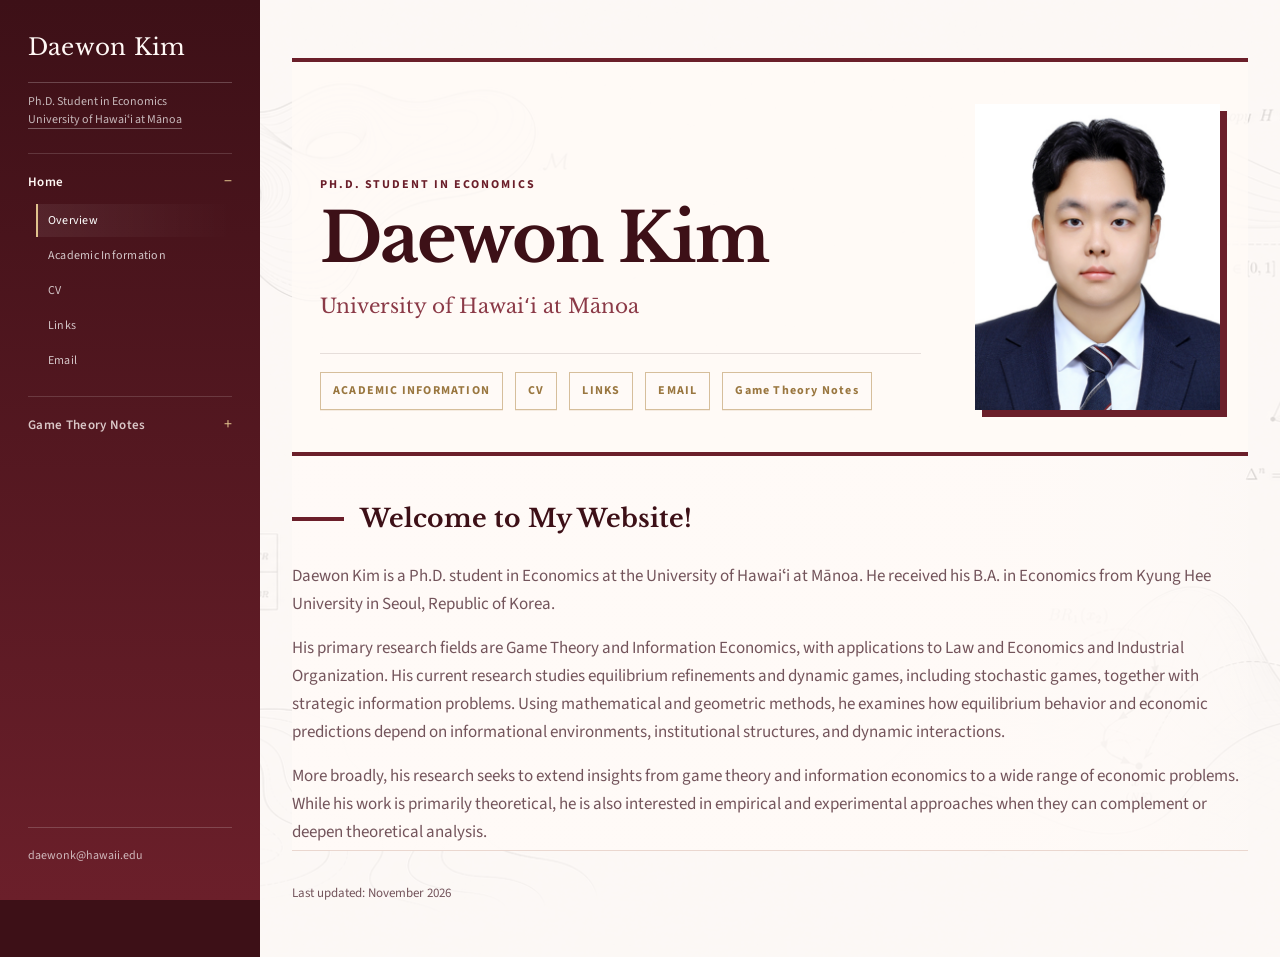
<file: index.html>
<!DOCTYPE html>
<html lang="en">
<head>
  <meta charset="UTF-8" />
  <meta name="viewport" content="width=device-width, initial-scale=1.0" />
  <meta name="description" content="Daewon Kim — Ph.D. Student in Economics at the University of Hawaiʻi at Mānoa." />
  <title>Daewon Kim</title>
  <link rel="preconnect" href="https://fonts.googleapis.com">
  <link rel="preconnect" href="https://fonts.gstatic.com" crossorigin>
  <link href="https://fonts.googleapis.com/css2?family=Libre+Baskerville:wght@400;700&family=Source+Sans+3:wght@300;400;500;600;700&display=swap" rel="stylesheet">
  <link rel="icon" type="image/png" href="assets/favicon.png" />
  <link rel="stylesheet" href="style.css" />
  <link rel="stylesheet" href="notes-navigation.css" />
  <script src="notes-navigation.js" defer></script>
</head>
<body class="home-page">
  <div class="site-shell">
    <aside class="side-rail" aria-label="Site navigation">
      <a class="rail-brand" href="index.html" aria-label="Daewon Kim — Home" title="Home">Daewon Kim</a>
      <div class="rail-subtitle">Ph.D. Student in Economics<br><a href="https://www.economics.hawaii.edu/" target="_blank" rel="noopener">University of Hawaiʻi at Mānoa</a></div>
      <div class="rail-groups"><details class="rail-group is-current" data-nav-key="home" open><summary>Home</summary><nav class="rail-nav" aria-label="Website navigation"><a href="index.html" class="active" aria-current="page">Overview</a><a href="academic.html">Academic Information</a><a href="cv.html">CV</a><a href="links.html">Links</a><a href="mailto:daewonk@hawaii.edu">Email</a></nav></details><details class="rail-group" data-nav-key="notes"><summary>Game Theory Notes</summary><nav class="rail-nav" aria-label="Lecture notes navigation"><a href="game-theory.html#contents">Overview</a><a href="game-theory.html#book">Complete Lecture Notes</a><a href="game-theory.html#figures">Game Theory Diagrams</a><a href="game-theory.html#coverage">Contents by Topic</a><a href="game-theory.html#glossary">Game Theory Glossary</a></nav><div class="chapter-nav"><details class="rail-part" data-nav-key="part-1"><summary>I. Strategic-Form Games</summary><div class="chapter-nav"><a href="game-theory.html#chapter-01"><span class="chapter-no">01</span><span>Strategic-Form Games and Nash Equilibrium</span></a><a href="game-theory.html#chapter-02"><span class="chapter-no">02</span><span>Mixed Strategies and Equilibrium Existence</span></a><a href="game-theory.html#chapter-03"><span class="chapter-no">03</span><span>Dominance and Rationalizability</span></a></div></details><details class="rail-part" data-nav-key="part-2"><summary>II. Dynamic Games and Incomplete Information</summary><div class="chapter-nav"><a href="game-theory.html#chapter-04"><span class="chapter-no">04</span><span>Extensive-Form Games and Subgame Perfection</span></a><a href="game-theory.html#chapter-05"><span class="chapter-no">05</span><span>Mixed and Behavioral Strategies</span></a><a href="game-theory.html#chapter-06"><span class="chapter-no">06</span><span>Bayesian Games and Bayesian Nash Equilibrium</span></a><a href="game-theory.html#chapter-07"><span class="chapter-no">07</span><span>Perfect Bayesian and Sequential Equilibrium</span></a><a href="game-theory.html#chapter-08"><span class="chapter-no">08</span><span>Signaling Games and Equilibrium Refinements</span></a><a href="game-theory.html#chapter-09"><span class="chapter-no">09</span><span>Repeated Games and the Folk Theorem</span></a></div></details><details class="rail-part" data-nav-key="part-3"><summary>III. Equilibrium Refinements and Stability</summary><div class="chapter-nav"><a href="game-theory.html#chapter-10"><span class="chapter-no">10</span><span>Trembling-Hand Perfection and Proper Equilibrium</span></a><a href="game-theory.html#chapter-11"><span class="chapter-no">11</span><span>Extensive-Form Perfection and the Agent Normal Form</span></a><a href="game-theory.html#chapter-12"><span class="chapter-no">12</span><span>Forward Induction and Equilibrium Dominance</span></a><a href="game-theory.html#chapter-13"><span class="chapter-no">13</span><span>Strategic Stability and the Equilibrium Correspondence</span></a></div></details></div></details></div>
      <div class="rail-footer">
        <a href="mailto:daewonk@hawaii.edu">daewonk@hawaii.edu</a>
      </div>
    </aside>

    <main class="page">
      <header class="home-hero">
        <div class="home-copy">
          <p class="eyebrow anim-1">Ph.D. Student in Economics</p>
          <h1 class="anim-2">Daewon Kim</h1>
          <p class="affiliation anim-3">University of Hawaiʻi at Mānoa</p>
          <div class="quick-links anim-4" aria-label="Quick links">
            <a href="academic.html">Academic Information</a>
            <a href="cv.html">CV</a>
            <a href="links.html">Links</a>
            <a href="mailto:daewonk@hawaii.edu">Email</a>
            <a href="game-theory.html" style="text-transform: none;">Game Theory Notes</a>
          </div>
        </div>
        <figure class="portrait" aria-label="Portrait of Daewon Kim">
          <img src="assets/profile-daewon.jpg" alt="Daewon Kim" />
        </figure>
      </header>

<section class="section welcome-section">
  <h2>Welcome to My Website!</h2>
  <div class="prose">
    <p>
      Daewon Kim is a Ph.D. student in Economics at the University of Hawaiʻi at Mānoa. He received his B.A. in Economics from Kyung Hee University in Seoul, Republic of Korea.
    </p>
    <p>
      His primary research fields are Game Theory and Information Economics, with applications to Law and Economics and Industrial Organization. His current research studies equilibrium refinements and dynamic games, including stochastic games, together with strategic information problems. Using mathematical and geometric methods, he examines how equilibrium behavior and economic predictions depend on informational environments, institutional structures, and dynamic interactions.
    </p>
    <p>
      More broadly, his research seeks to extend insights from game theory and information economics to a wide range of economic problems. While his work is primarily theoretical, he is also interested in empirical and experimental approaches when they can complement or deepen theoretical analysis.
    </p>
  </div>
</section>

      <footer class="site-footer">
        <p>Last updated: November 2026</p>
      </footer>
    </main>
  </div>
</body>
</html>
</file>
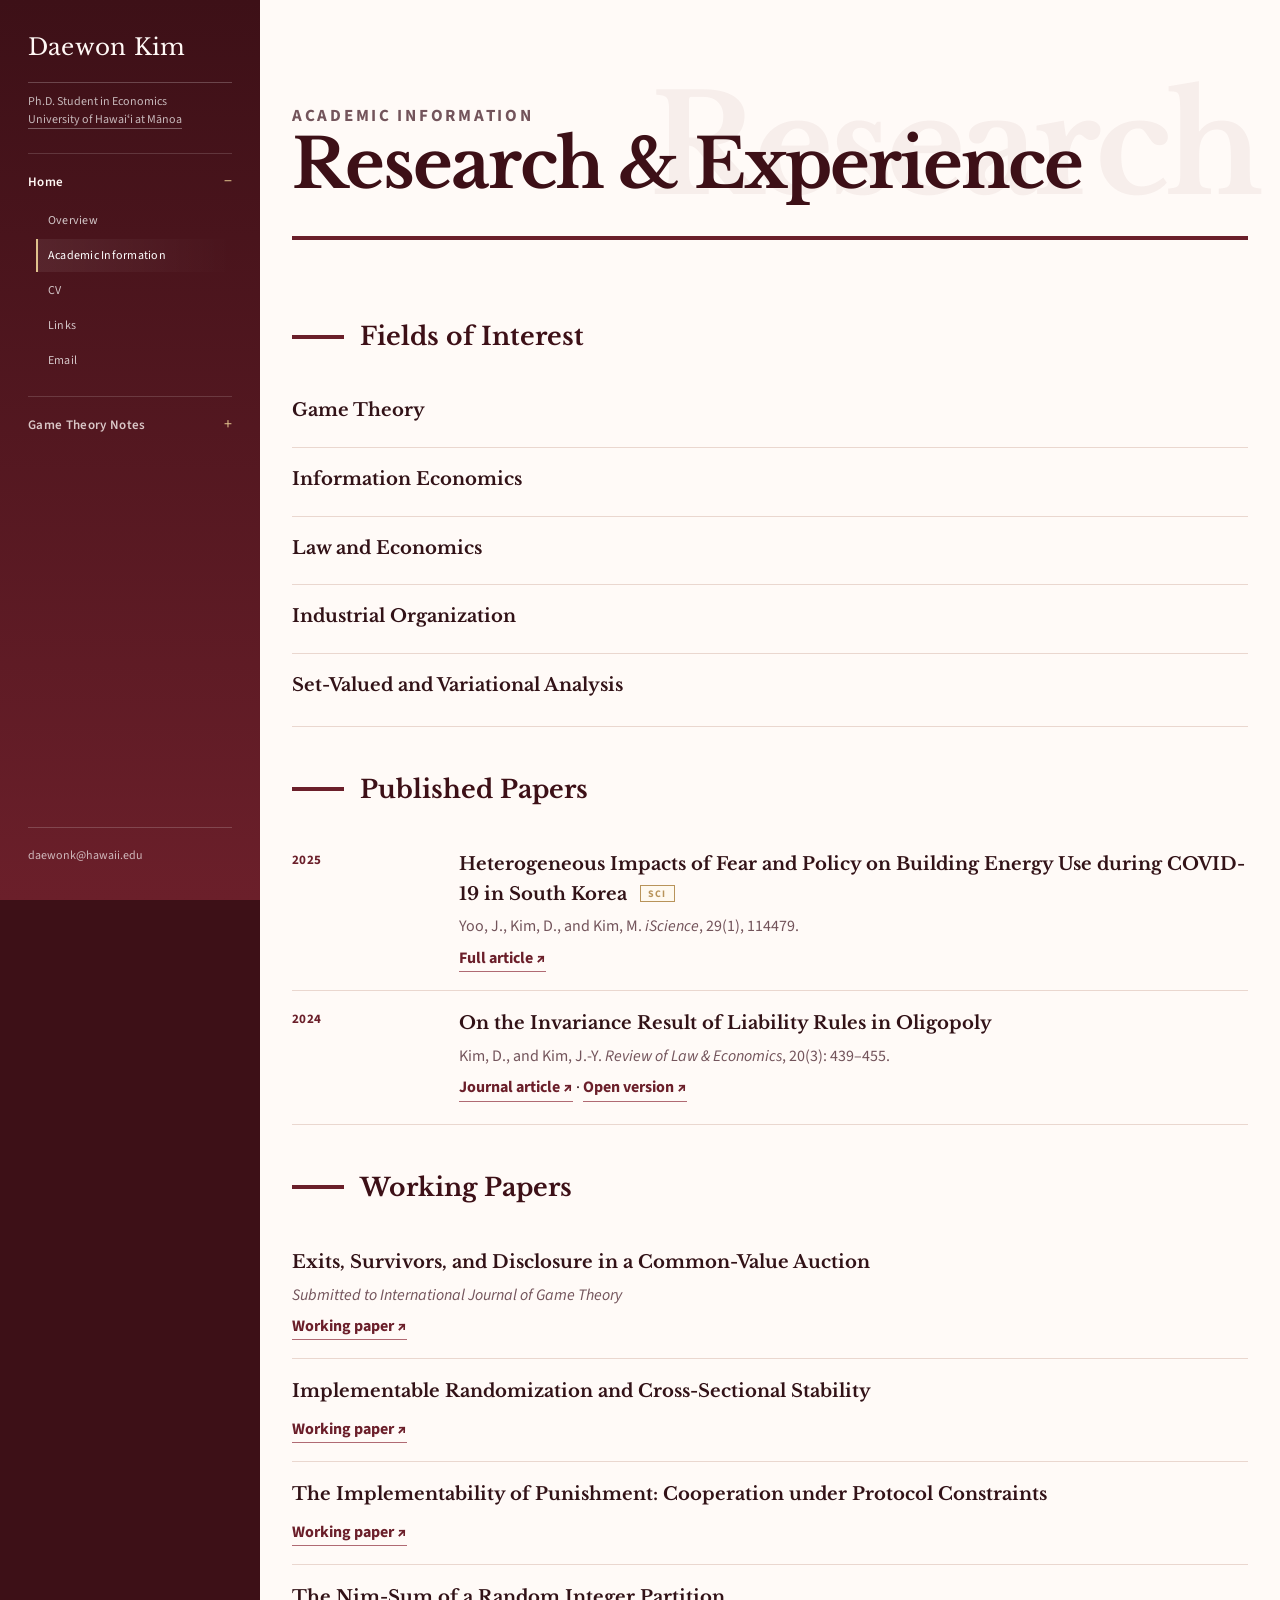
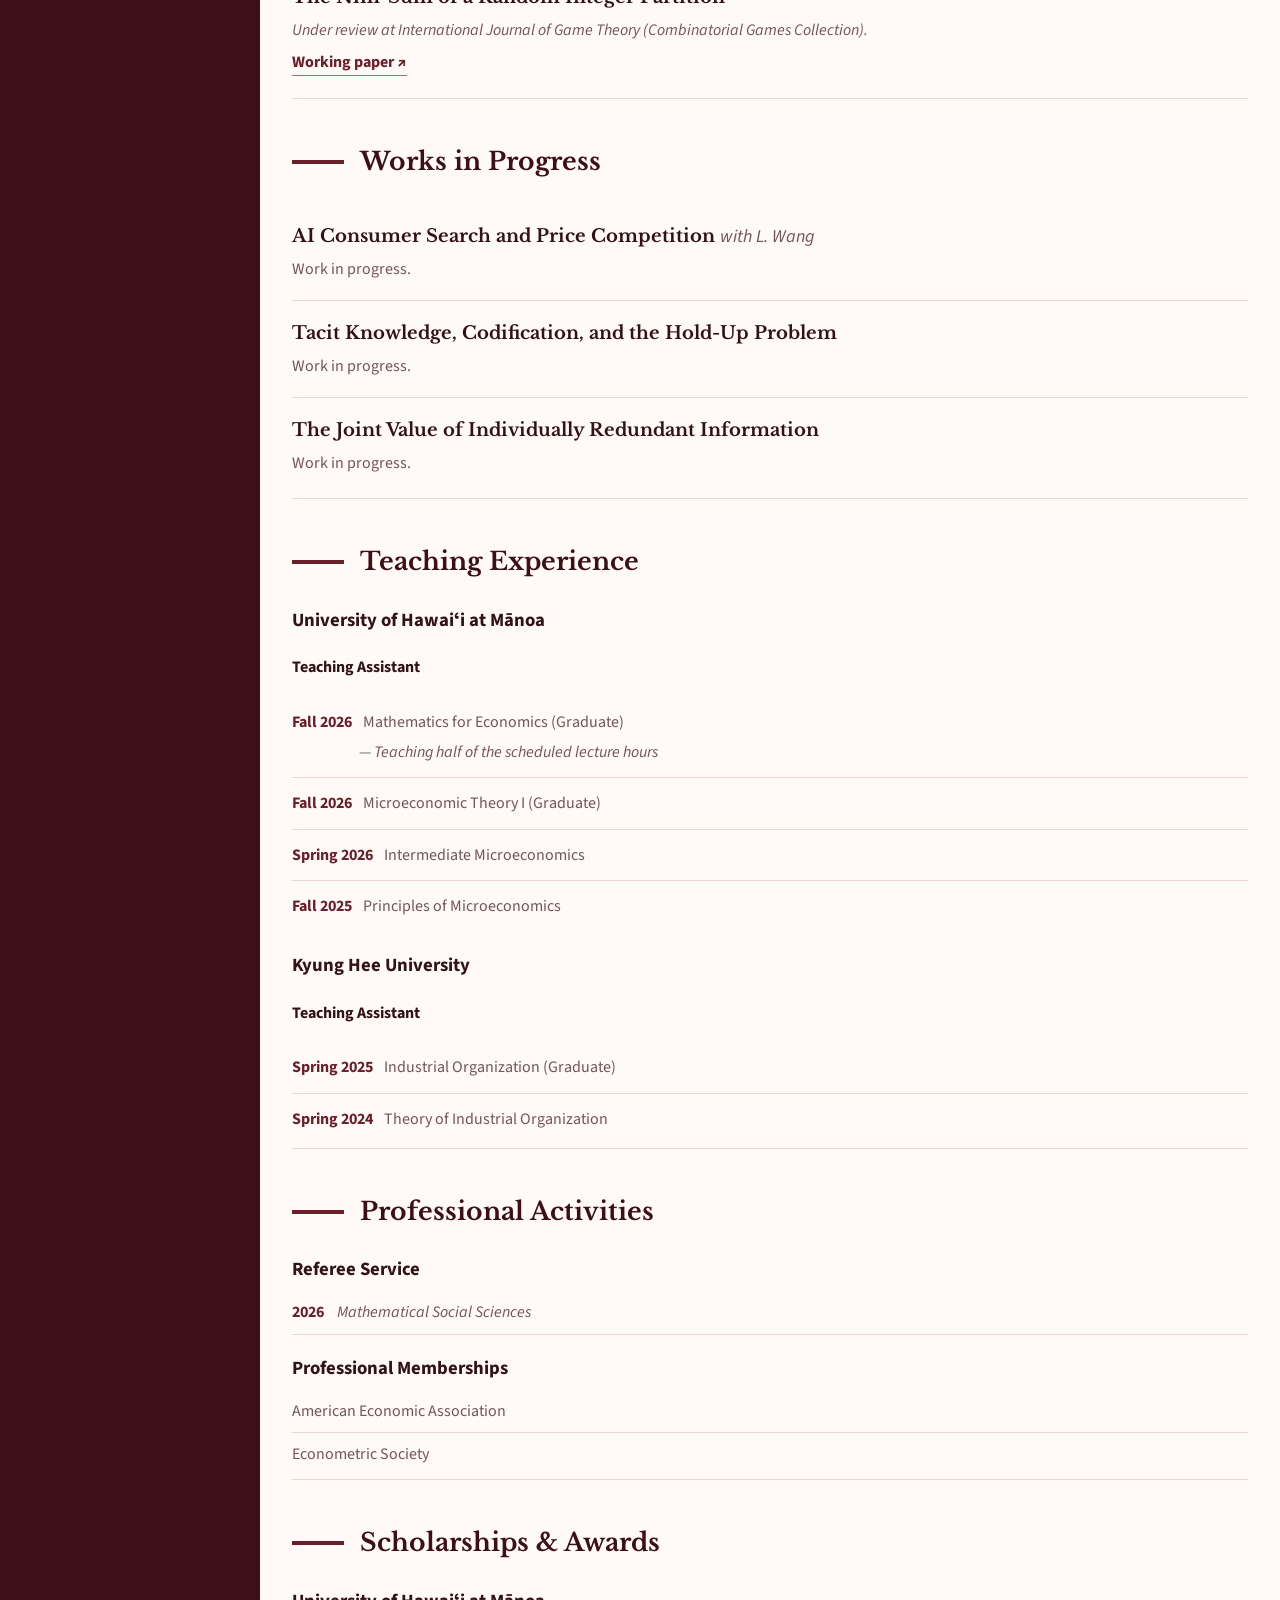
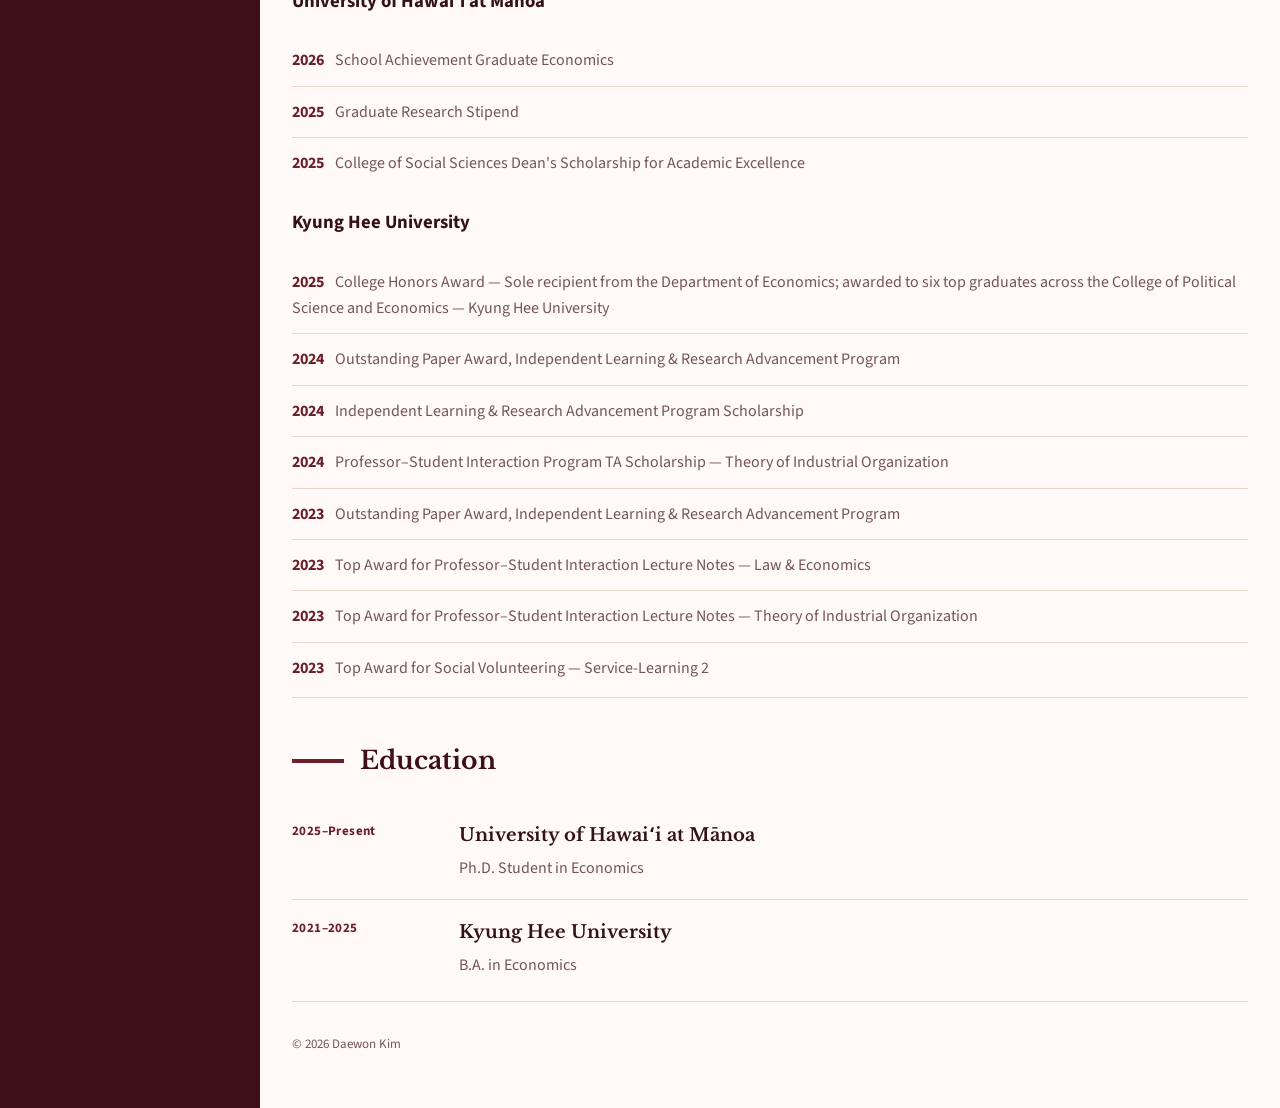
<file: academic.html>
<!DOCTYPE html>
<html lang="en">
<head>
  <meta charset="UTF-8" />
  <meta name="viewport" content="width=device-width, initial-scale=1.0" />
  <title>Daewon Kim — Academic Information</title>
  <link rel="preconnect" href="https://fonts.googleapis.com">
  <link rel="preconnect" href="https://fonts.gstatic.com" crossorigin>
  <link href="https://fonts.googleapis.com/css2?family=Libre+Baskerville:wght@400;700&family=Source+Sans+3:wght@300;400;500;600;700&display=swap" rel="stylesheet">
  <link rel="icon" type="image/png" href="assets/favicon.png" />
  <link rel="stylesheet" href="style.css" />
  <link rel="stylesheet" href="notes-navigation.css" />
  <script src="notes-navigation.js" defer></script>
</head>
<body>
  <div class="site-shell">
    <aside class="side-rail" aria-label="Site navigation">
      <a class="rail-brand" href="index.html" aria-label="Daewon Kim — Home" title="Home">Daewon Kim</a>
      <div class="rail-subtitle">Ph.D. Student in Economics<br><a href="https://www.economics.hawaii.edu/" target="_blank" rel="noopener">University of Hawaiʻi at Mānoa</a></div>
      <div class="rail-groups"><details class="rail-group is-current" data-nav-key="home" open><summary>Home</summary><nav class="rail-nav" aria-label="Website navigation"><a href="index.html">Overview</a><a href="academic.html" class="active" aria-current="page">Academic Information</a><a href="cv.html">CV</a><a href="links.html">Links</a><a href="mailto:daewonk@hawaii.edu">Email</a></nav></details><details class="rail-group" data-nav-key="notes"><summary>Game Theory Notes</summary><nav class="rail-nav" aria-label="Lecture notes navigation"><a href="game-theory.html#contents">Overview</a><a href="game-theory.html#book">Complete Lecture Notes</a><a href="game-theory.html#figures">Game Theory Diagrams</a><a href="game-theory.html#coverage">Contents by Topic</a><a href="game-theory.html#glossary">Game Theory Glossary</a></nav><div class="chapter-nav"><details class="rail-part" data-nav-key="part-1"><summary>I. Strategic-Form Games</summary><div class="chapter-nav"><a href="game-theory.html#chapter-01"><span class="chapter-no">01</span><span>Strategic-Form Games and Nash Equilibrium</span></a><a href="game-theory.html#chapter-02"><span class="chapter-no">02</span><span>Mixed Strategies and Equilibrium Existence</span></a><a href="game-theory.html#chapter-03"><span class="chapter-no">03</span><span>Dominance and Rationalizability</span></a></div></details><details class="rail-part" data-nav-key="part-2"><summary>II. Dynamic Games and Incomplete Information</summary><div class="chapter-nav"><a href="game-theory.html#chapter-04"><span class="chapter-no">04</span><span>Extensive-Form Games and Subgame Perfection</span></a><a href="game-theory.html#chapter-05"><span class="chapter-no">05</span><span>Mixed and Behavioral Strategies</span></a><a href="game-theory.html#chapter-06"><span class="chapter-no">06</span><span>Bayesian Games and Bayesian Nash Equilibrium</span></a><a href="game-theory.html#chapter-07"><span class="chapter-no">07</span><span>Perfect Bayesian and Sequential Equilibrium</span></a><a href="game-theory.html#chapter-08"><span class="chapter-no">08</span><span>Signaling Games and Equilibrium Refinements</span></a><a href="game-theory.html#chapter-09"><span class="chapter-no">09</span><span>Repeated Games and the Folk Theorem</span></a></div></details><details class="rail-part" data-nav-key="part-3"><summary>III. Equilibrium Refinements and Stability</summary><div class="chapter-nav"><a href="game-theory.html#chapter-10"><span class="chapter-no">10</span><span>Trembling-Hand Perfection and Proper Equilibrium</span></a><a href="game-theory.html#chapter-11"><span class="chapter-no">11</span><span>Extensive-Form Perfection and the Agent Normal Form</span></a><a href="game-theory.html#chapter-12"><span class="chapter-no">12</span><span>Forward Induction and Equilibrium Dominance</span></a><a href="game-theory.html#chapter-13"><span class="chapter-no">13</span><span>Strategic Stability and the Equilibrium Correspondence</span></a></div></details></div></details></div>
      <div class="rail-footer">
        <a href="mailto:daewonk@hawaii.edu">daewonk@hawaii.edu</a>
      </div>
    </aside>

    <main class="page">
      <header class="page-header" data-watermark="Research">
        <p class="eyebrow anim-1">Academic Information</p>
        <h1 class="anim-2">Research &amp; Experience</h1>
      </header>

<section class="section">
  <h2>Fields of Interest</h2>
  <div class="field-list">
    <article class="field-row">
      <div class="field-tag"></div>
      <div>
        <h3>Game Theory</h3>
      </div>
    </article>

    <article class="field-row">
      <div class="field-tag"></div>
      <div>
        <h3>Information Economics</h3>
      </div>
    </article>

    <article class="field-row">
      <div class="field-tag"></div>
      <div>
        <h3>Law and Economics</h3>
      </div>
    </article>

    <article class="field-row">
      <div class="field-tag"></div>
      <div>
        <h3>Industrial Organization</h3>
      </div>
    </article>

	<article class="field-row">
      <div class="field-tag"></div>
      <div>
        <h3>Set-Valued and Variational Analysis</h3>
      </div>
    </article>

  </div>
</section>

      <section class="section">
        <h2>Published Papers</h2>
        <div class="entry-list">
          <article class="entry publication-entry">
            <div class="entry-year">2025</div>
            <div class="entry-body">
              <h3>Heterogeneous Impacts of Fear and Policy on Building Energy Use during COVID-19 in South Korea <span class="sci-badge">SCI</span></h3>
              <p>Yoo, J., Kim, D., and Kim, M. <em>iScience</em>, 29(1), 114479.</p>
              <a href="https://doi.org/10.1016/j.isci.2025.114479" target="_blank" rel="noopener">Full article ↗</a>
            </div>
          </article>
          <article class="entry publication-entry">
            <div class="entry-year">2024</div>
            <div class="entry-body">
              <h3>On the Invariance Result of Liability Rules in Oligopoly</h3>
              <p>Kim, D., and Kim, J.-Y. <em>Review of Law &amp; Economics</em>, 20(3): 439–455.</p>
              <a href="https://doi.org/10.1515/rle-2024-0093" target="_blank" rel="noopener">Journal article ↗</a>
		<span class="link-separator"> · </span>
		<a href="https://drive.google.com/file/d/1CyOQ9JQjQrKl2liA0-oCw1nt9uZjAyM0/view?usp=sharing" target="_blank" rel="noopener">Open version ↗</a>
            </div>
          </article>
        </div>
      </section>

     <section class="section featured-section">
  <h2>Working Papers</h2>
  <div class="paper-list">

        <article class="paper">
      <h3>Exits, Survivors, and Disclosure in a Common-Value Auction</h3>
	<p><em>Submitted to International Journal of Game Theory</em></p>
      <a href="https://papers.ssrn.com/sol3/papers.cfm?abstract_id=6776078" target="_blank" rel="noopener">Working paper ↗</a>
    </article>

	<article class="paper">
      <h3>Implementable Randomization and Cross-Sectional Stability</h3>
      <a href="https://dx.doi.org/10.2139/ssrn.6658918" target="_blank" rel="noopener">Working paper ↗</a>
    </article>

    <article class="paper">
      <h3>The Implementability of Punishment: Cooperation under Protocol Constraints</h3>
      <a href="https://papers.ssrn.com/sol3/papers.cfm?abstract_id=6778958" target="_blank" rel="noopener">Working paper ↗</a>
    </article>

	<article class="paper">
      <h3>The Nim-Sum of a Random Integer Partition</h3>
	<p><em>Under review at International Journal of Game Theory (Combinatorial Games Collection).</em></p>
      <a href="https://papers.ssrn.com/sol3/papers.cfm?abstract_id=7272340" target="_blank" rel="noopener">Working paper ↗</a>
    </article>

  </div>
</section>

<section class="section featured-section wip-section">
  <h2>Works in Progress</h2>

  <div class="paper-list">
    <article class="paper">
      <h3>AI Consumer Search and Price Competition <span>with L. Wang</span></h3>
      <p>Work in progress.</p>
    </article>

<article class="paper">
      <h3>Tacit Knowledge, Codification, and the Hold-Up Problem</h3>
      <p>Work in progress.</p>
    </article>

    <article class="paper">
      <h3>The Joint Value of Individually Redundant Information</h3>
      <p>Work in progress.</p>
    </article>
  </div>
</section>

<section class="section teaching-section">
  <h2>Teaching Experience</h2>

  <div class="teaching-group">
    <h3 class="teaching-role">University of Hawaiʻi at Mānoa</h3>
    <p><strong>Teaching Assistant</strong></p>

    <div class="compact-list">
      <p>
  <strong>Fall 2026</strong> Mathematics for Economics (Graduate)
  <br>
  <em style="display:block; margin-top:4px; margin-left:67px;">
    — Teaching half of the scheduled lecture hours
  </em>
</p>
      <p><strong>Fall 2026</strong> Microeconomic Theory I (Graduate)</p>
      <p><strong>Spring 2026</strong> Intermediate Microeconomics</p>
      <p><strong>Fall 2025</strong> Principles of Microeconomics</p>
    </div>
  </div>

  <div class="teaching-group">
    <h3 class="teaching-role">Kyung Hee University</h3>
    <p><strong>Teaching Assistant</strong></p>

    <div class="compact-list">
      <p><strong>Spring 2025</strong> Industrial Organization (Graduate)</p>
      <p><strong>Spring 2024</strong> Theory of Industrial Organization</p>
    </div>
  </div>
</section>   


<section class="section professional-section">
  <h2>Professional Activities</h2>

  <div class="professional-group">
    <h3>Referee Service</h3>
    <div class="professional-list">
      <p>
        <strong>2026</strong>
        <em>Mathematical Social Sciences</em>
      </p>
    </div>
  </div>

  <div class="professional-group">
    <h3>Professional Memberships</h3>
    <div class="professional-list">
      <p>American Economic Association</p>
      <p>Econometric Society</p>
    </div>
  </div>
</section>

      <section class="section">
        <h2>Scholarships &amp; Awards</h2>

        <div class="teaching-group">
          <h3 class="teaching-role">University of Hawaiʻi at Mānoa</h3>
          <div class="compact-list">
            <p><strong>2026</strong> School Achievement Graduate Economics</p>
            <p><strong>2025</strong> Graduate Research Stipend</p>
            <p><strong>2025</strong> College of Social Sciences Dean's Scholarship for Academic Excellence</p>
          </div>
        </div>

        <div class="teaching-group">
          <h3 class="teaching-role">Kyung Hee University</h3>
          <div class="compact-list">
            <p><strong>2025</strong> College Honors Award — Sole recipient from the Department of Economics; awarded to six top graduates across the College of Political Science and Economics — Kyung Hee University</p>
            <p><strong>2024</strong> Outstanding Paper Award, Independent Learning &amp; Research Advancement Program</p>
            <p><strong>2024</strong> Independent Learning &amp; Research Advancement Program Scholarship</p>
            <p><strong>2024</strong> Professor–Student Interaction Program TA Scholarship — Theory of Industrial Organization</p>
            <p><strong>2023</strong> Outstanding Paper Award, Independent Learning &amp; Research Advancement Program</p>
            <p><strong>2023</strong> Top Award for Professor–Student Interaction Lecture Notes — Law &amp; Economics</p>
            <p><strong>2023</strong> Top Award for Professor–Student Interaction Lecture Notes — Theory of Industrial Organization</p>
            <p><strong>2023</strong> Top Award for Social Volunteering — Service-Learning 2</p>
          </div>
        </div>
      </section>

      <section class="section">
        <h2>Education</h2>
        <div class="entry-list">
          <article class="entry">
            <div class="entry-year">2025–Present</div>
            <div><h3>University of Hawaiʻi at Mānoa</h3><p>Ph.D. Student in Economics</p></div>
          </article>
          <article class="entry">
            <div class="entry-year">2021–2025</div>
            <div><h3>Kyung Hee University</h3><p>B.A. in Economics</p></div>
          </article>
        </div>
      </section>

      <footer class="site-footer">
        <p>© 2026 Daewon Kim</p>
      </footer>
    </main>
  </div>
</body>
</html>
</file>
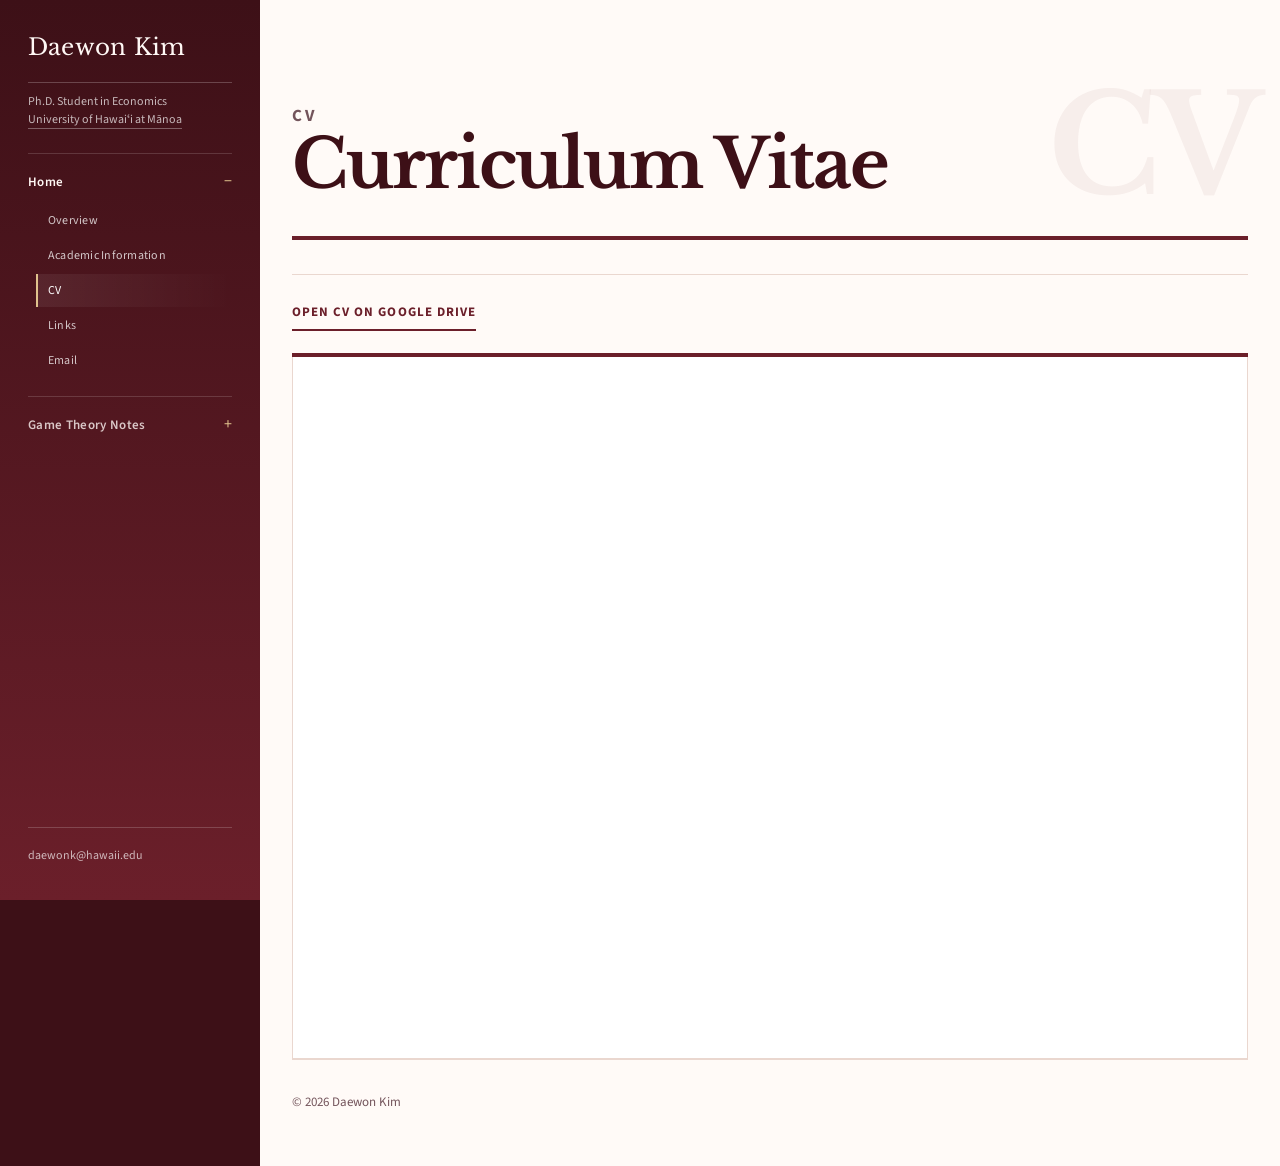
<file: cv.html>
<!DOCTYPE html>
<html lang="en">
<head>
  <meta charset="UTF-8" />
  <meta name="viewport" content="width=device-width, initial-scale=1.0" />
  <meta name="description" content="Daewon Kim — Curriculum vitae." />
  <title>Daewon Kim — CV</title>
  <link rel="preconnect" href="https://fonts.googleapis.com">
  <link rel="preconnect" href="https://fonts.gstatic.com" crossorigin>
  <link href="https://fonts.googleapis.com/css2?family=Libre+Baskerville:wght@400;700&family=Source+Sans+3:wght@300;400;500;600;700&display=swap" rel="stylesheet">
  <link rel="icon" type="image/png" href="assets/favicon.png" />
  <link rel="stylesheet" href="style.css" />
  <link rel="stylesheet" href="notes-navigation.css" />
  <script src="notes-navigation.js" defer></script>
</head>
<body>
  <div class="site-shell">
    <aside class="side-rail" aria-label="Site navigation">
      <a class="rail-brand" href="index.html" aria-label="Daewon Kim — Home" title="Home">Daewon Kim</a>
      <div class="rail-subtitle">Ph.D. Student in Economics<br><a href="https://www.economics.hawaii.edu/" target="_blank" rel="noopener">University of Hawaiʻi at Mānoa</a></div>
      <div class="rail-groups"><details class="rail-group is-current" data-nav-key="home" open><summary>Home</summary><nav class="rail-nav" aria-label="Website navigation"><a href="index.html">Overview</a><a href="academic.html">Academic Information</a><a href="cv.html" class="active" aria-current="page">CV</a><a href="links.html">Links</a><a href="mailto:daewonk@hawaii.edu">Email</a></nav></details><details class="rail-group" data-nav-key="notes"><summary>Game Theory Notes</summary><nav class="rail-nav" aria-label="Lecture notes navigation"><a href="game-theory.html#contents">Overview</a><a href="game-theory.html#book">Complete Lecture Notes</a><a href="game-theory.html#figures">Game Theory Diagrams</a><a href="game-theory.html#coverage">Contents by Topic</a><a href="game-theory.html#glossary">Game Theory Glossary</a></nav><div class="chapter-nav"><details class="rail-part" data-nav-key="part-1"><summary>I. Strategic-Form Games</summary><div class="chapter-nav"><a href="game-theory.html#chapter-01"><span class="chapter-no">01</span><span>Strategic-Form Games and Nash Equilibrium</span></a><a href="game-theory.html#chapter-02"><span class="chapter-no">02</span><span>Mixed Strategies and Equilibrium Existence</span></a><a href="game-theory.html#chapter-03"><span class="chapter-no">03</span><span>Dominance and Rationalizability</span></a></div></details><details class="rail-part" data-nav-key="part-2"><summary>II. Dynamic Games and Incomplete Information</summary><div class="chapter-nav"><a href="game-theory.html#chapter-04"><span class="chapter-no">04</span><span>Extensive-Form Games and Subgame Perfection</span></a><a href="game-theory.html#chapter-05"><span class="chapter-no">05</span><span>Mixed and Behavioral Strategies</span></a><a href="game-theory.html#chapter-06"><span class="chapter-no">06</span><span>Bayesian Games and Bayesian Nash Equilibrium</span></a><a href="game-theory.html#chapter-07"><span class="chapter-no">07</span><span>Perfect Bayesian and Sequential Equilibrium</span></a><a href="game-theory.html#chapter-08"><span class="chapter-no">08</span><span>Signaling Games and Equilibrium Refinements</span></a><a href="game-theory.html#chapter-09"><span class="chapter-no">09</span><span>Repeated Games and the Folk Theorem</span></a></div></details><details class="rail-part" data-nav-key="part-3"><summary>III. Equilibrium Refinements and Stability</summary><div class="chapter-nav"><a href="game-theory.html#chapter-10"><span class="chapter-no">10</span><span>Trembling-Hand Perfection and Proper Equilibrium</span></a><a href="game-theory.html#chapter-11"><span class="chapter-no">11</span><span>Extensive-Form Perfection and the Agent Normal Form</span></a><a href="game-theory.html#chapter-12"><span class="chapter-no">12</span><span>Forward Induction and Equilibrium Dominance</span></a><a href="game-theory.html#chapter-13"><span class="chapter-no">13</span><span>Strategic Stability and the Equilibrium Correspondence</span></a></div></details></div></details></div>
      <div class="rail-footer">
        <a href="mailto:daewonk@hawaii.edu">daewonk@hawaii.edu</a>
      </div>
    </aside>

    <main class="page">
      <header class="page-header" data-watermark="CV">
        <p class="eyebrow anim-1">CV</p>
        <h1 class="anim-2">Curriculum Vitae</h1>
      </header>

      <section class="cv-panel">
        <div class="cv-actions">
          <a class="button primary" href="https://drive.google.com/file/d/1FkZRAnzvU-xCpuOSlFYdTk-WrqvGY1yM/view?usp=sharing" target="_blank" rel="noopener">Open CV on Google Drive</a>
        </div>
        <div class="cv-embed-wrap" aria-label="Embedded CV preview">
          <iframe class="cv-frame" src="https://drive.google.com/file/d/1FkZRAnzvU-xCpuOSlFYdTk-WrqvGY1yM/preview" allow="autoplay"></iframe>
        </div>
      </section>

      <footer class="site-footer">
        <p>© 2026 Daewon Kim</p>
      </footer>
    </main>
  </div>
</body>
</html>
</file>
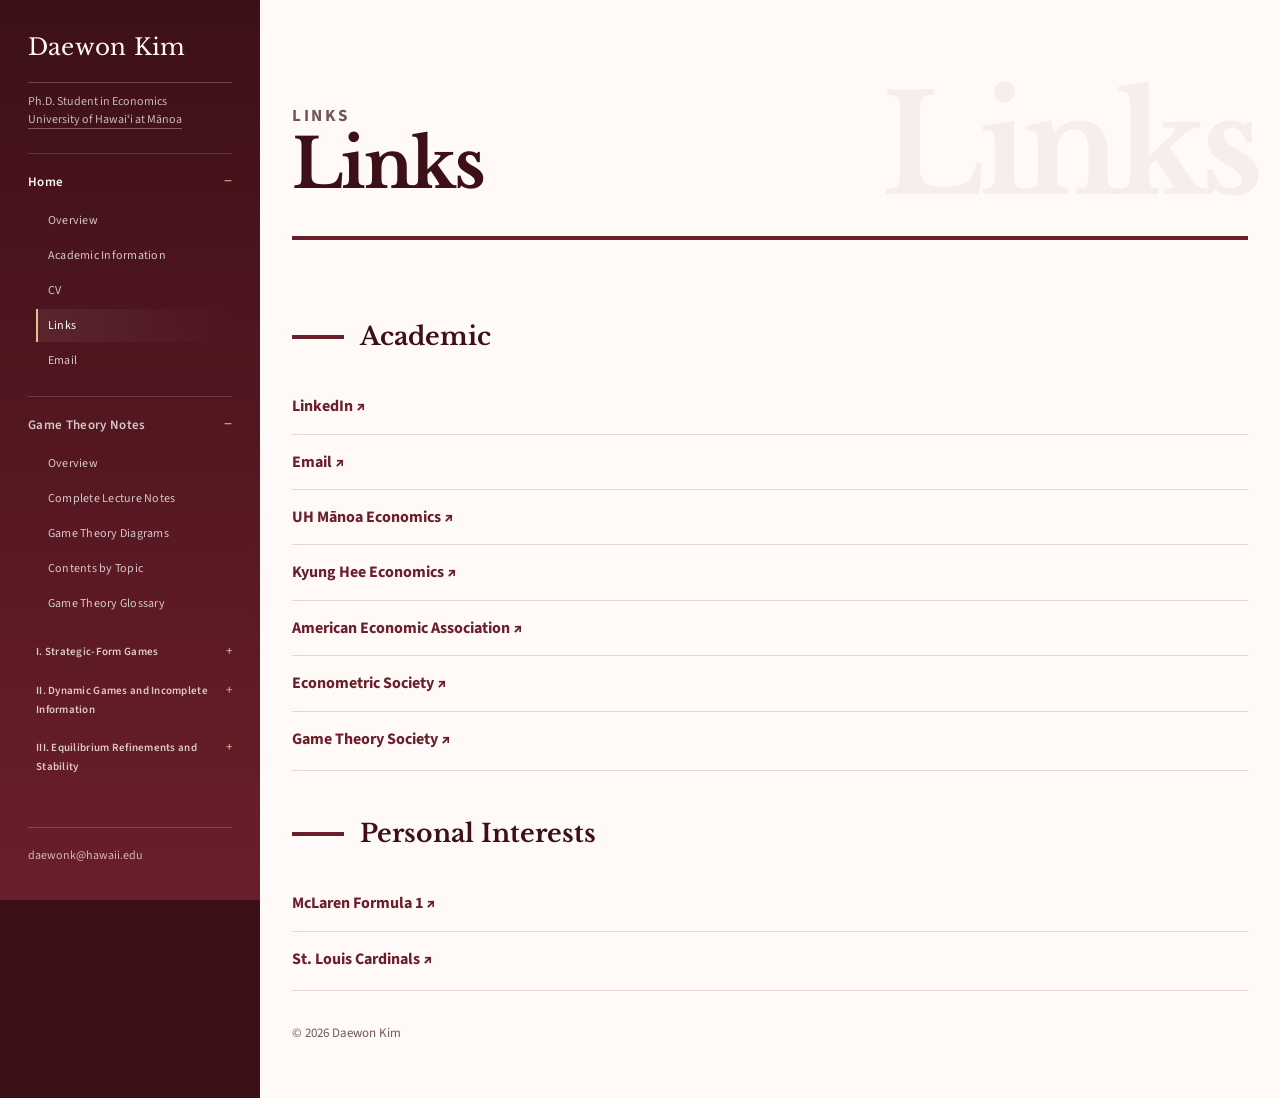
<file: links.html>
<!DOCTYPE html>
<html lang="en">
<head>
  <meta charset="UTF-8" />
  <meta name="viewport" content="width=device-width, initial-scale=1.0" />
  <meta name="description" content="Daewon Kim — Links." />
  <title>Daewon Kim — Links</title>
  <link rel="preconnect" href="https://fonts.googleapis.com">
  <link rel="preconnect" href="https://fonts.gstatic.com" crossorigin>
  <link href="https://fonts.googleapis.com/css2?family=Libre+Baskerville:wght@400;700&family=Source+Sans+3:wght@300;400;500;600;700&display=swap" rel="stylesheet">
  <link rel="icon" type="image/png" href="assets/favicon.png" />
  <link rel="stylesheet" href="style.css" />
  <link rel="stylesheet" href="notes-navigation.css" />
  <script src="notes-navigation.js" defer></script>
</head>
<body>
  <div class="site-shell">
    <aside class="side-rail" aria-label="Site navigation">
      <a class="rail-brand" href="index.html" aria-label="Daewon Kim — Home" title="Home">Daewon Kim</a>
      <div class="rail-subtitle">Ph.D. Student in Economics<br><a href="https://www.economics.hawaii.edu/" target="_blank" rel="noopener">University of Hawaiʻi at Mānoa</a></div>
      <div class="rail-groups"><details class="rail-group is-current" data-nav-key="home" open><summary>Home</summary><nav class="rail-nav" aria-label="Website navigation"><a href="index.html">Overview</a><a href="academic.html">Academic Information</a><a href="cv.html">CV</a><a href="links.html" class="active" aria-current="page">Links</a><a href="mailto:daewonk@hawaii.edu">Email</a></nav></details><details class="rail-group" data-nav-key="notes"><summary>Game Theory Notes</summary><nav class="rail-nav" aria-label="Lecture notes navigation"><a href="game-theory.html#contents">Overview</a><a href="game-theory.html#book">Complete Lecture Notes</a><a href="game-theory.html#figures">Game Theory Diagrams</a><a href="game-theory.html#coverage">Contents by Topic</a><a href="game-theory.html#glossary">Game Theory Glossary</a></nav><div class="chapter-nav"><details class="rail-part" data-nav-key="part-1"><summary>I. Strategic-Form Games</summary><div class="chapter-nav"><a href="game-theory.html#chapter-01"><span class="chapter-no">01</span><span>Strategic-Form Games and Nash Equilibrium</span></a><a href="game-theory.html#chapter-02"><span class="chapter-no">02</span><span>Mixed Strategies and Equilibrium Existence</span></a><a href="game-theory.html#chapter-03"><span class="chapter-no">03</span><span>Dominance and Rationalizability</span></a></div></details><details class="rail-part" data-nav-key="part-2"><summary>II. Dynamic Games and Incomplete Information</summary><div class="chapter-nav"><a href="game-theory.html#chapter-04"><span class="chapter-no">04</span><span>Extensive-Form Games and Subgame Perfection</span></a><a href="game-theory.html#chapter-05"><span class="chapter-no">05</span><span>Mixed and Behavioral Strategies</span></a><a href="game-theory.html#chapter-06"><span class="chapter-no">06</span><span>Bayesian Games and Bayesian Nash Equilibrium</span></a><a href="game-theory.html#chapter-07"><span class="chapter-no">07</span><span>Perfect Bayesian and Sequential Equilibrium</span></a><a href="game-theory.html#chapter-08"><span class="chapter-no">08</span><span>Signaling Games and Equilibrium Refinements</span></a><a href="game-theory.html#chapter-09"><span class="chapter-no">09</span><span>Repeated Games and the Folk Theorem</span></a></div></details><details class="rail-part" data-nav-key="part-3"><summary>III. Equilibrium Refinements and Stability</summary><div class="chapter-nav"><a href="game-theory.html#chapter-10"><span class="chapter-no">10</span><span>Trembling-Hand Perfection and Proper Equilibrium</span></a><a href="game-theory.html#chapter-11"><span class="chapter-no">11</span><span>Extensive-Form Perfection and the Agent Normal Form</span></a><a href="game-theory.html#chapter-12"><span class="chapter-no">12</span><span>Forward Induction and Equilibrium Dominance</span></a><a href="game-theory.html#chapter-13"><span class="chapter-no">13</span><span>Strategic Stability and the Equilibrium Correspondence</span></a></div></details></div></details></div>
      <div class="rail-footer">
        <a href="mailto:daewonk@hawaii.edu">daewonk@hawaii.edu</a>
      </div>
    </aside>

    <main class="page">
      <header class="page-header" data-watermark="Links">
        <p class="eyebrow anim-1">Links</p>
        <h1 class="anim-2">Links</h1>
      </header>

      <section class="section">
        <h2>Academic</h2>
        <div class="link-grid">
          <a href="https://www.linkedin.com/in/daewon-kim-628919356/" target="_blank" rel="noopener">LinkedIn ↗</a>
          <a href="mailto:daewonk@hawaii.edu">Email ↗</a>
          <a href="https://www.economics.hawaii.edu/" target="_blank" rel="noopener">UH Mānoa Economics ↗</a>
          <a href="https://econ.khu.ac.kr/econ/user/main/view.do" target="_blank" rel="noopener">Kyung Hee Economics ↗</a>
	<a href="https://www.aeaweb.org/" target="_blank" rel="noopener">American Economic Association ↗</a>
	<a href="https://www.econometricsociety.org/" target="_blank" rel="noopener">Econometric Society ↗</a>
	<a href="https://gametheorysociety.org/" target="_blank" rel="noopener">Game Theory Society ↗</a>
        </div>
      </section>

      <section class="section">
        <h2>Personal Interests</h2>
        <div class="link-grid">
          <a href="https://www.mclaren.com/racing/formula-1/" target="_blank" rel="noopener">McLaren Formula 1 ↗</a>
          <a href="https://www.mlb.com/cardinals" target="_blank" rel="noopener">St. Louis Cardinals ↗</a>
        </div>
      </section>

      <footer class="site-footer">
        <p>© 2026 Daewon Kim</p>
      </footer>
    </main>
  </div>
</body>
</html>
</file>
<file: style.css>
:root {
  --burgundy-dark: #3d1017;
  --burgundy: #6b1f2a;
  --burgundy-mid: #8b3a47;
  --burgundy-soft: #b06a73;
  --burgundy-pale: #ead7cf;
  --cream: #fffaf7;
  --cream-2: #f8eee9;
  --white: #ffffff;
  --text: #321217;
  --muted: #73545b;
  --soft-text: #9b747c;
  --line: #ead7cf;
  --gold: #b8935a;
  --gold-dark: #9a7740;
  --gold-pale: #f4ecdc;
  --max: 980px;
}

* { box-sizing: border-box; }
html { scroll-behavior: smooth; }
body {
  margin: 0;
  font-family: 'Source Sans 3', system-ui, -apple-system, BlinkMacSystemFont, sans-serif;
  background: linear-gradient(90deg, var(--burgundy-dark) 0 260px, var(--cream) 260px 100%);
  color: var(--text);
  line-height: 1.65;
  -webkit-font-smoothing: antialiased;
}

a { color: inherit; }

.site-shell {
  position: relative;
  display: grid;
  grid-template-columns: 260px minmax(0, 1fr);
  min-height: 100vh;
}

.home-page .site-shell::after {
  content: "";
  position: absolute;
  top: 0;
  right: 0;
  bottom: 0;
  left: 260px;
  background: url("assets/home-hero-math.png") center top / cover no-repeat;
  opacity: 0.20;
  filter: grayscale(100%);
  pointer-events: none;
  z-index: 0;
}

.home-page .side-rail,
.home-page .page {
  position: relative;
  z-index: 1;
}

/* Left rail */
.side-rail {
  position: sticky;
  top: 0;
  height: 100vh;
  background: linear-gradient(180deg, var(--burgundy-dark), var(--burgundy));
  color: #fff8f5;
  padding: 34px 28px;
  display: flex;
  flex-direction: column;
}

.rail-brand {
  font-family: 'Libre Baskerville', Georgia, serif;
  font-size: 23px;
  line-height: 1.2;
  text-decoration: none;
  letter-spacing: .01em;
  padding-bottom: 20px;
  border-bottom: 1px solid rgba(255,255,255,.22);
}

.rail-subtitle {
  margin-top: 10px;
  font-size: 12px;
  color: rgba(255,255,255,.70);
  line-height: 1.5;
}

.rail-subtitle a {
  color: inherit;
  text-decoration: none;
  border-bottom: 1px solid rgba(255, 255, 255, .32);
  transition: color .15s ease, border-color .15s ease;
}

.rail-subtitle a:hover {
  color: #fff;
  border-bottom-color: #fff;
}

.rail-nav {
  display: flex;
  flex-direction: column;
  gap: 2px;
  margin-top: 28px;
}

.rail-nav a {
  text-decoration: none;
  font-size: 13px;
  letter-spacing: .06em;
  text-transform: uppercase;
  color: rgba(255,255,255,.76);
  padding: 8px 0 8px 12px;
  border-left: 2px solid transparent;
  transition: .15s ease;
}

.rail-nav a:hover,
.rail-nav a.active {
  color: #fff;
  border-left-color: #fff;
  background: linear-gradient(90deg, rgba(255,255,255,.10), transparent);
}


.rail-footer {
  margin-top: auto;
  font-size: 12px;
  color: rgba(255,255,255,.68);
  overflow-wrap: anywhere;
  border-top: 1px solid rgba(255,255,255,.18);
  padding-top: 18px;
}

.rail-footer a { text-decoration: none; }
.rail-footer a:hover { color: #fff; }

/* Page canvas */
.page {
  width: min(var(--max), calc(100% - 64px));
  margin: 0 auto;
  padding: 58px 0 40px;
}

.eyebrow {
  margin: 0 0 10px;
  color: var(--burgundy);
  font-size: 12px;
  font-weight: 700;
  letter-spacing: .16em;
  text-transform: uppercase;
}

h1 {
  margin: 0;
  font-family: 'Libre Baskerville', Georgia, serif;
  font-size: clamp(42px, 6vw, 68px);
  line-height: 1;
  color: var(--burgundy-dark);
  letter-spacing: -.03em;
}

/* Home */
.home-hero {
  position: relative;
  display: grid;
  grid-template-columns: minmax(0, 1fr) 245px;
  gap: 54px;
  align-items: end;
  padding: 42px 28px 42px;
  border-top: 4px solid var(--burgundy);
  border-bottom: 4px solid var(--burgundy);
  background: rgba(255, 250, 247, 0.78);
  backdrop-filter: blur(0.5px);
}

.welcome-section {
  background: linear-gradient(
    90deg,
    rgba(255, 250, 247, 0.97) 0%,
    rgba(255, 250, 247, 0.95) 70%,
    rgba(255, 250, 247, 0.78) 88%,
    rgba(255, 250, 247, 0.20) 100%
  );
}


.affiliation {
  margin: 18px 0 0;
  font-family: 'Libre Baskerville', Georgia, serif;
  font-size: 20px;
  color: var(--burgundy-mid);
}

.quick-links {
  display: flex;
  flex-wrap: wrap;
  gap: 12px;
  margin-top: 30px;
  padding-top: 18px;
  border-top: 1px solid rgba(50,18,23,.12);
}

.quick-links a {
  color: var(--gold-dark);
  text-decoration: none;
  font-size: 12px;
  font-weight: 700;
  letter-spacing: .10em;
  text-transform: uppercase;
  padding: 8px 12px;
  border: 1px solid rgba(184,147,90,.58);
  background: rgba(255,250,247,.82);
  box-shadow: 0 1px 0 rgba(184,147,90,.14);
  transition: .18s ease;
}

.quick-links a:hover {
  color: var(--burgundy-dark);
  background: var(--gold-pale);
  border-color: var(--gold);
  transform: translateY(-1px);
}


.portrait {
  position: relative;
  margin: 0;
  justify-self: end;
  width: 245px;
  padding: 0;
  background: transparent;
}

.portrait::before { display: none; }
.portrait::after { display: none; }

.portrait img {
  position: relative;
  z-index: 1;
  display: block;
  width: 100%;
  aspect-ratio: 4 / 5;
  object-fit: cover;
  object-position: center 20%;
  border: none;
  box-shadow: 7px 7px 0 var(--burgundy);
}

/* Section style: no cards, just spacing and rules */
.section {
  padding: 42px 0 4px;
  border-bottom: 1px solid var(--line);
  scroll-margin-top: 24px;
}

.section h2 {
  display: grid;
  grid-template-columns: 52px minmax(0, 1fr);
  gap: 16px;
  align-items: center;
  margin: 0 0 22px;
  font-family: 'Libre Baskerville', Georgia, serif;
  font-size: 25px;
  color: var(--burgundy-dark);
  font-weight: 700;
}

.field-tag:empty {
  visibility: hidden;
}

.section h2::before {
  content: "";
  height: 4px;
  background: var(--burgundy);
}

.prose {
  max-width: 100%;
}

.prose p,
.welcome-section p {
  margin: 0 0 1rem;
  font-size: 17px;
  color: var(--muted);
}

.prose p:last-child { margin-bottom: 0; }
.prose strong { color: var(--burgundy-dark); font-weight: 700; }

/* Page headers */
.page-header {
  padding: 30px 0 38px;
  border-bottom: 4px solid var(--burgundy);
  margin-bottom: 34px;
  position: relative;
  overflow: visible;
}

.page-header::after {
  content: attr(data-watermark);
  position: absolute;
  right: -10px;
  top: 50%;
  transform: translateY(-50%);
  font-family: 'Libre Baskerville', Georgia, serif;
  font-size: clamp(72px, 11vw, 136px);
  font-weight: 700;
  color: rgba(107, 31, 42, 0.055);
  letter-spacing: -.04em;
  line-height: 1;
  pointer-events: none;
  white-space: nowrap;
  user-select: none;
  z-index: 0;
}

.page-header > * {
  position: relative;
  z-index: 1;
}

.page-header p {
  margin: 14px 0 0;
  max-width: 730px;
  color: var(--muted);
  font-size: 17px;
}

@keyframes fadeUp {
  from { opacity: 0; transform: translateY(16px); }
  to   { opacity: 1; transform: translateY(0); }
}

.anim-1 { animation: fadeUp .6s cubic-bezier(0.16,1,0.3,1) both; }
.anim-2 { animation: fadeUp .6s .08s cubic-bezier(0.16,1,0.3,1) both; }
.anim-3 { animation: fadeUp .6s .16s cubic-bezier(0.16,1,0.3,1) both; }
.anim-4 { animation: fadeUp .6s .24s cubic-bezier(0.16,1,0.3,1) both; }

/* Lists */
.entry-list,
.paper-list,
.compact-list,
.field-list {
  display: grid;
  gap: 0;
}

.entry,
.paper,
.field-row {
  border-top: 1px solid var(--line);
}

.entry:first-child,
.paper:first-child,
.field-row:first-child { border-top: none; }

.entry {
  display: grid;
  grid-template-columns: 145px minmax(0, 1fr);
  gap: 22px;
  padding: 18px 0;
}

.entry-year {
  color: var(--burgundy);
  font-size: 13px;
  font-weight: 700;
  letter-spacing: .03em;
}

.entry h3,
.paper h3,
.field-row h3 {
  margin: 0 0 4px;
  font-family: 'Libre Baskerville', Georgia, serif;
  font-size: 18px;
  font-weight: 700;
  color: var(--text);
}

.entry p,
.paper p,
.field-row p {
  margin: 0;
  color: var(--muted);
}

.entry a,
.paper a {
  display: inline-block;
  margin-top: 5px;
  color: var(--burgundy);
  text-decoration: none;
  font-weight: 700;
  border-bottom: 1px solid var(--burgundy-soft);
}

.entry a:hover,
.paper a:hover { color: var(--burgundy-dark); }

.field-row {
  display: grid;
  grid-template-columns: 1fr;
  padding: 17px 0;
}

.field-tag {
  color: var(--burgundy);
  font-size: 11px;
  font-weight: 700;
  letter-spacing: .12em;
  text-transform: uppercase;
}

.compact-list p {
  margin: 0;
  padding: 12px 0;
  border-top: 1px solid var(--line);
  color: var(--muted);
}

.compact-list p:first-child { border-top: none; }

.compact-list strong {
  color: var(--burgundy);
  margin-right: 8px;
}

.paper { padding: 18px 0; }
.paper span { color: var(--muted); font-style: italic; font-family: 'Source Sans 3', sans-serif; font-weight: 400; }

/* CV and notes without boxes */
.cv-panel,
.note-panel {
  padding: 0;
  background: transparent;
  border-top: 1px solid var(--line);
  border-bottom: 1px solid var(--line);
}

.cv-panel h2,
.note-panel h2 {
  margin: 0;
  padding: 20px 0 6px;
  font-family: 'Libre Baskerville', Georgia, serif;
  color: var(--burgundy-dark);
}

.cv-panel p,
.note-panel p {
  color: var(--muted);
  margin: 0 0 20px;
}

.button {
  display: inline-flex;
  align-items: center;
  justify-content: center;
  min-height: 38px;
  padding: 8px 0 4px;
  text-decoration: none;
  color: var(--burgundy);
  font-size: 13px;
  font-weight: 700;
  letter-spacing: .08em;
  text-transform: uppercase;
  border-bottom: 2px solid var(--burgundy);
  transition: .15s ease;
}

.button:hover { color: var(--burgundy-dark); border-bottom-color: var(--burgundy-dark); }
.button.primary, .button.secondary { background: transparent; color: var(--burgundy); }

code { background: var(--cream-2); color: var(--burgundy); padding: 2px 5px; }

/* Links without boxes */
.link-grid {
  display: grid;
  grid-template-columns: 1fr;
}

.link-grid a {
  text-decoration: none;
  color: var(--burgundy);
  font-weight: 700;
  border-top: 1px solid var(--line);
  padding: 14px 0;
  transition: .15s ease;
}

.link-grid a:first-child { border-top: none; }
.link-grid a:hover { color: var(--burgundy-dark); padding-left: 8px; }


/* SCI badge */
.sci-badge {
  display: inline-flex;
  align-items: center;
  justify-content: center;
  margin-left: 8px;
  padding: 2px 7px 1px;
  border: 1px solid #b8935a;
  color: #b8935a;
  background: #fff9ef;
  font-family: 'Source Sans 3', system-ui, sans-serif;
  font-size: 10px;
  font-weight: 700;
  letter-spacing: .12em;
  line-height: 1.2;
  vertical-align: middle;
  transform: translateY(-1px);
}

/* Embedded CV preview */
.cv-actions {
  margin: 18px 0 22px;
}

.cv-embed-wrap {
  width: 100%;
  border-top: 4px solid var(--burgundy);
  background: var(--white);
}

.cv-frame {
  display: block;
  width: 100%;
  height: min(78vh, 900px);
  min-height: 620px;
  border: 1px solid var(--line);
  border-top: none;
  background: var(--white);
}

.site-footer {
  margin-top: 32px;
  padding-top: 0;
  border-top: none;
  color: var(--muted);
  font-size: 13px;
}

@media (max-width: 880px) {
  body { background: var(--cream); }
  .home-page .site-shell::after { left: 0; opacity: 0.16; background-position: center top; }

  .site-shell { grid-template-columns: 1fr; }
  .side-rail {
    position: static;
    height: auto;
    padding: 22px;
  }
  .rail-brand { border-bottom: none; padding-bottom: 6px; }
  .rail-nav { flex-direction: row; flex-wrap: wrap; gap: 4px 10px; margin-top: 14px; }
  .rail-nav a { padding: 5px 0 5px 9px; }
  .rail-footer { display: none; }
  .page { width: min(100% - 34px, var(--max)); padding-top: 30px; }
  .home-hero { grid-template-columns: 1fr; gap: 30px; align-items: start; padding: 24px 18px 30px; }
  .portrait { justify-self: start; width: min(260px, 100%); }
  .portrait::before { inset: 10px; }
  .portrait img { width: 100%; }
}

@media (max-width: 620px) {
  .entry, .field-row { grid-template-columns: 1fr; gap: 4px; }
  .home-hero { padding-bottom: 32px; }
  .section h2 { grid-template-columns: 36px 1fr; }
  h1 { font-size: 42px; }
  .prose p, .welcome-section p { font-size: 16px; }
}

/* Professional Activities */

.professional-group {
  margin: 0 0 18px;
}

.professional-group:last-child {
  margin-bottom: 0;
}

.professional-group h3 {
  margin: 0 0 6px;
}

.professional-list {
  margin: 0;
  padding: 0;
}

.professional-list p {
  margin: 0;
  padding: 8px 0;
  border-bottom: 1px solid var(--line);
  color: var(--muted);
}

.professional-list strong {
  color: var(--burgundy);
  margin-right: 10px;
}

.professional-group:last-child .professional-list p:last-child {
  border-bottom: none;
}
</file>
